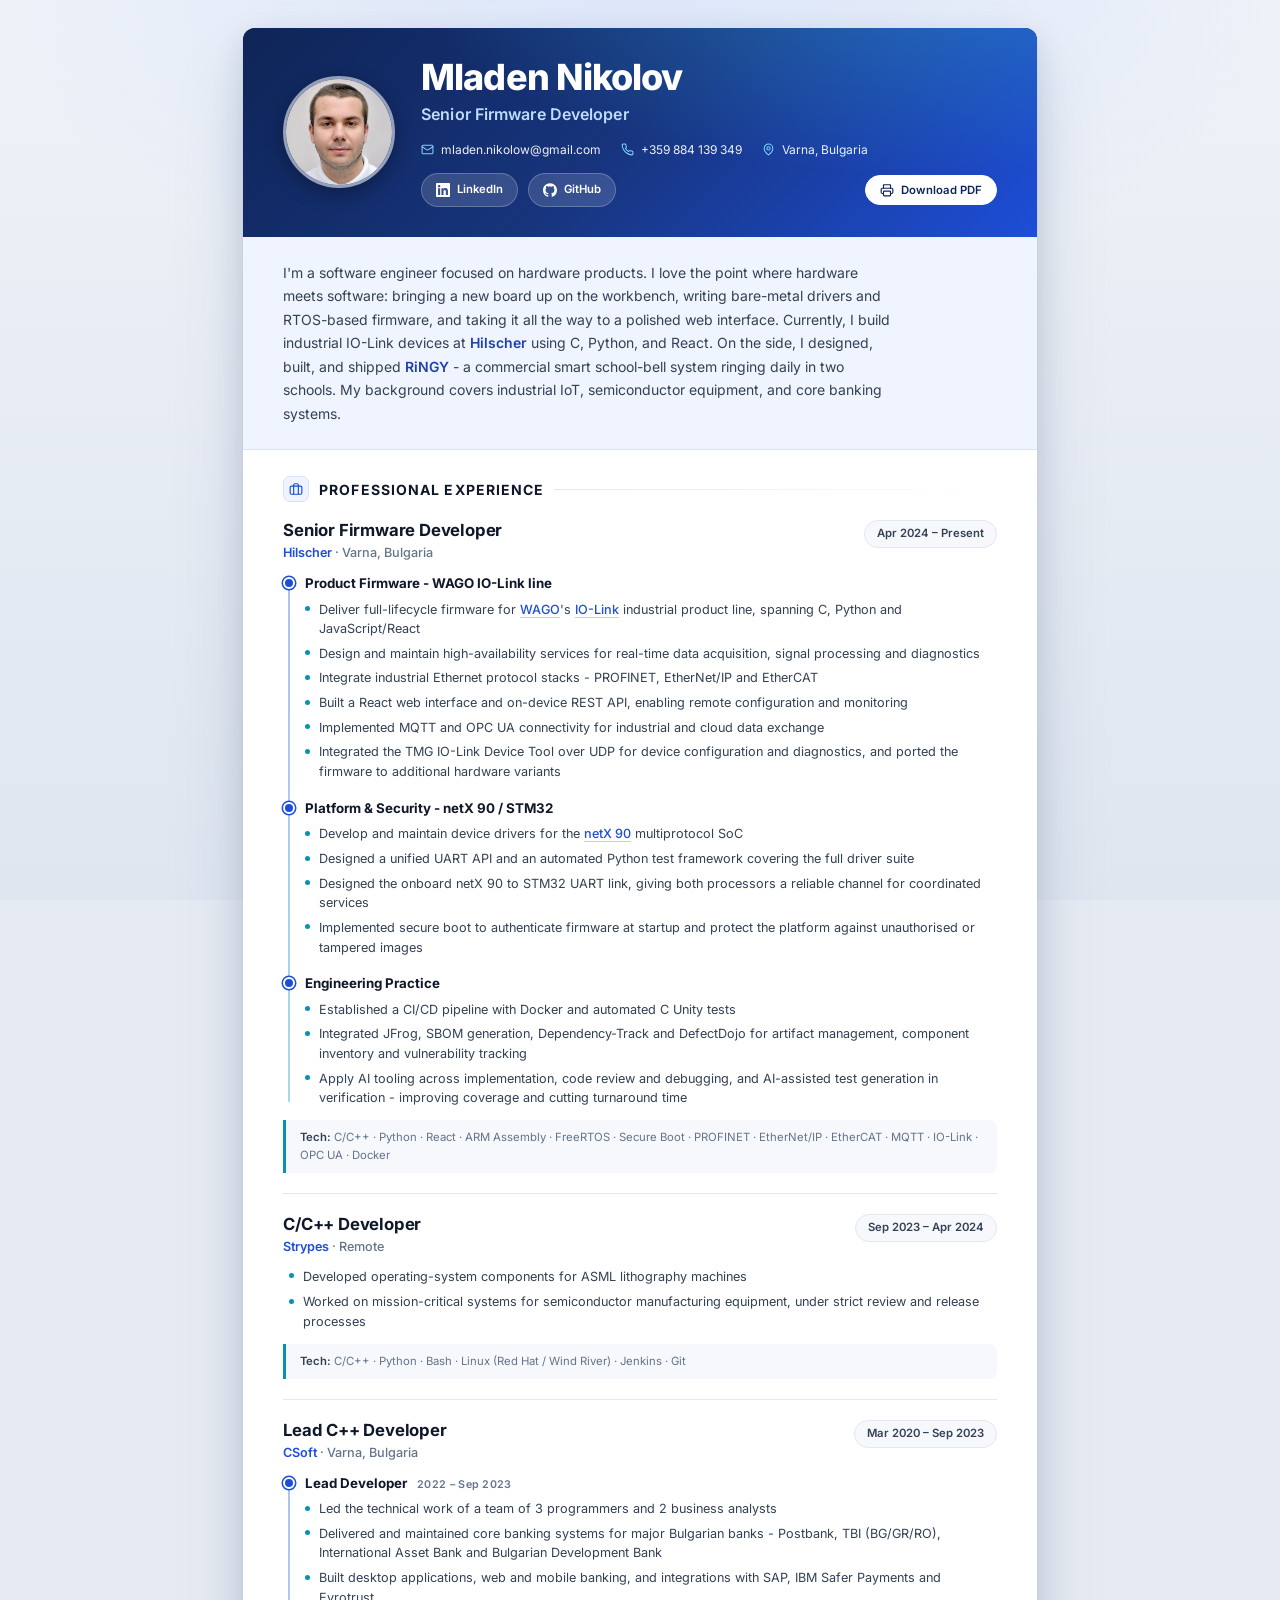
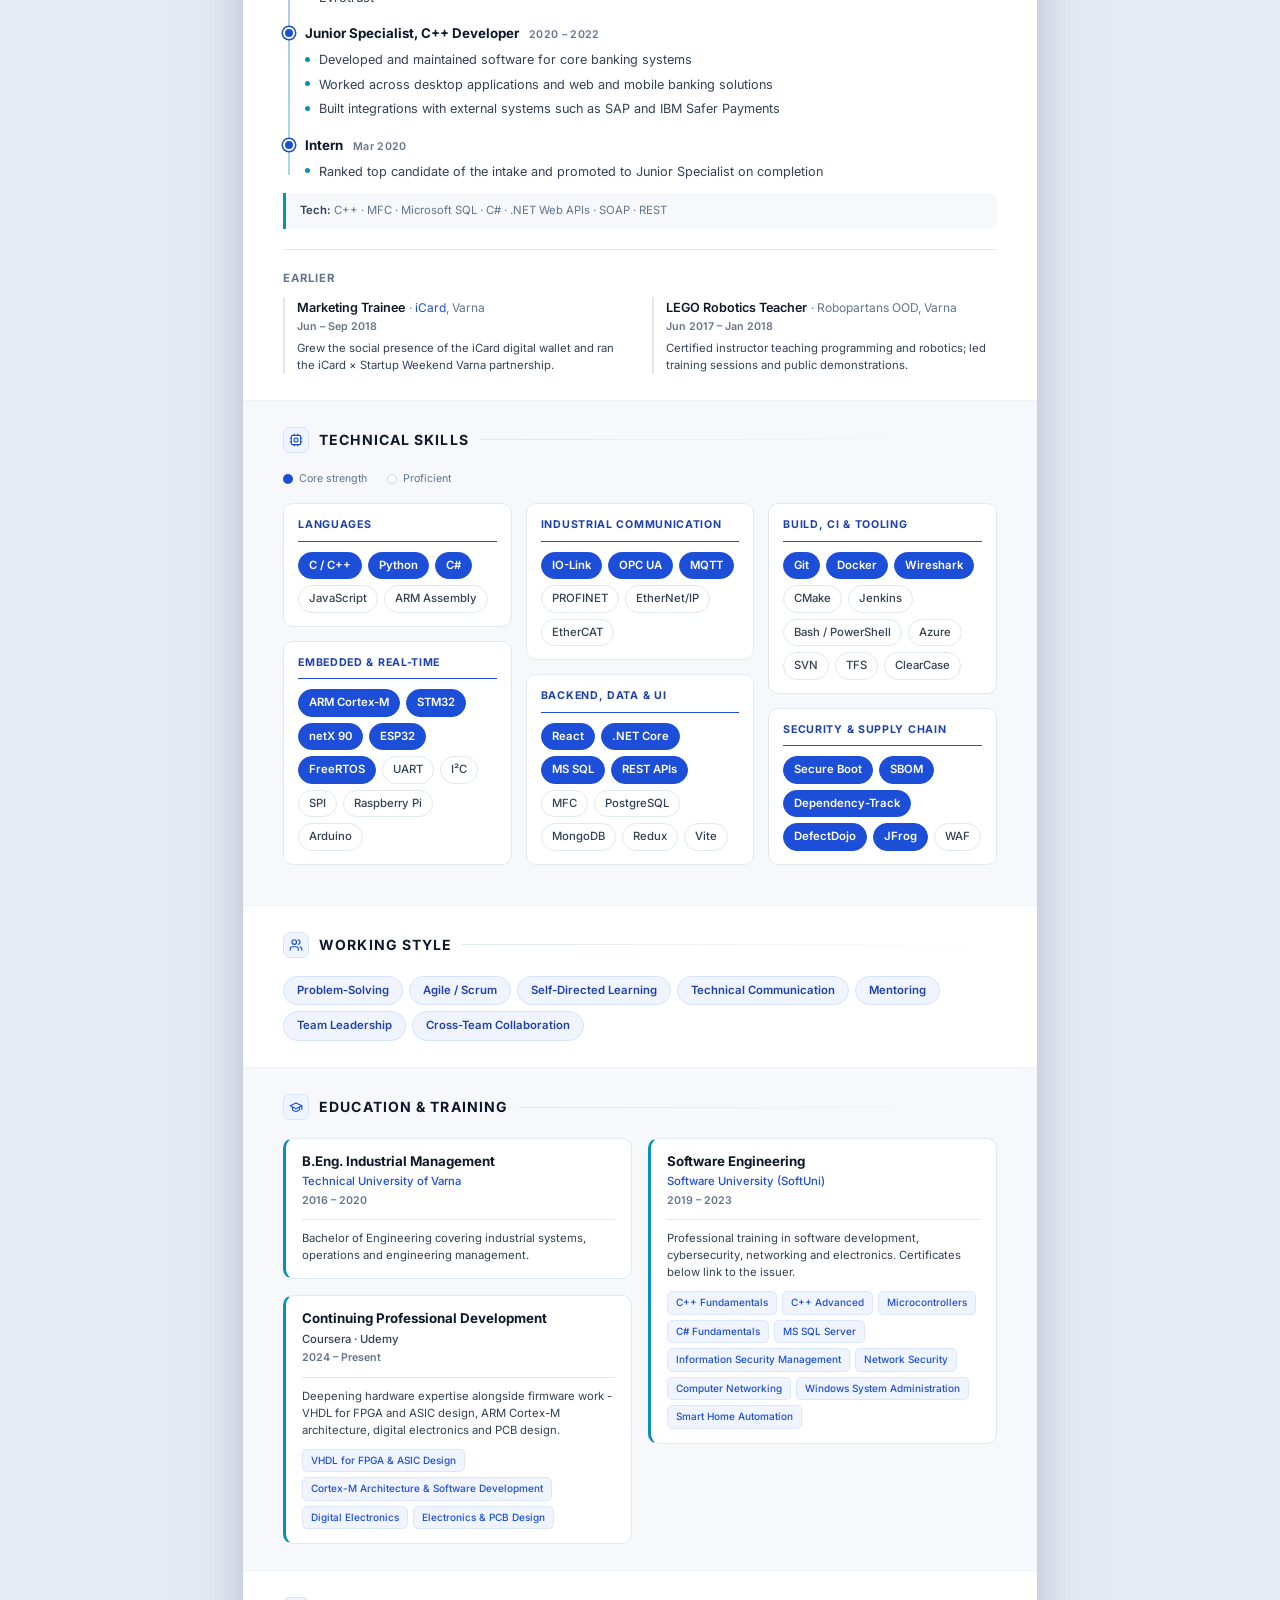
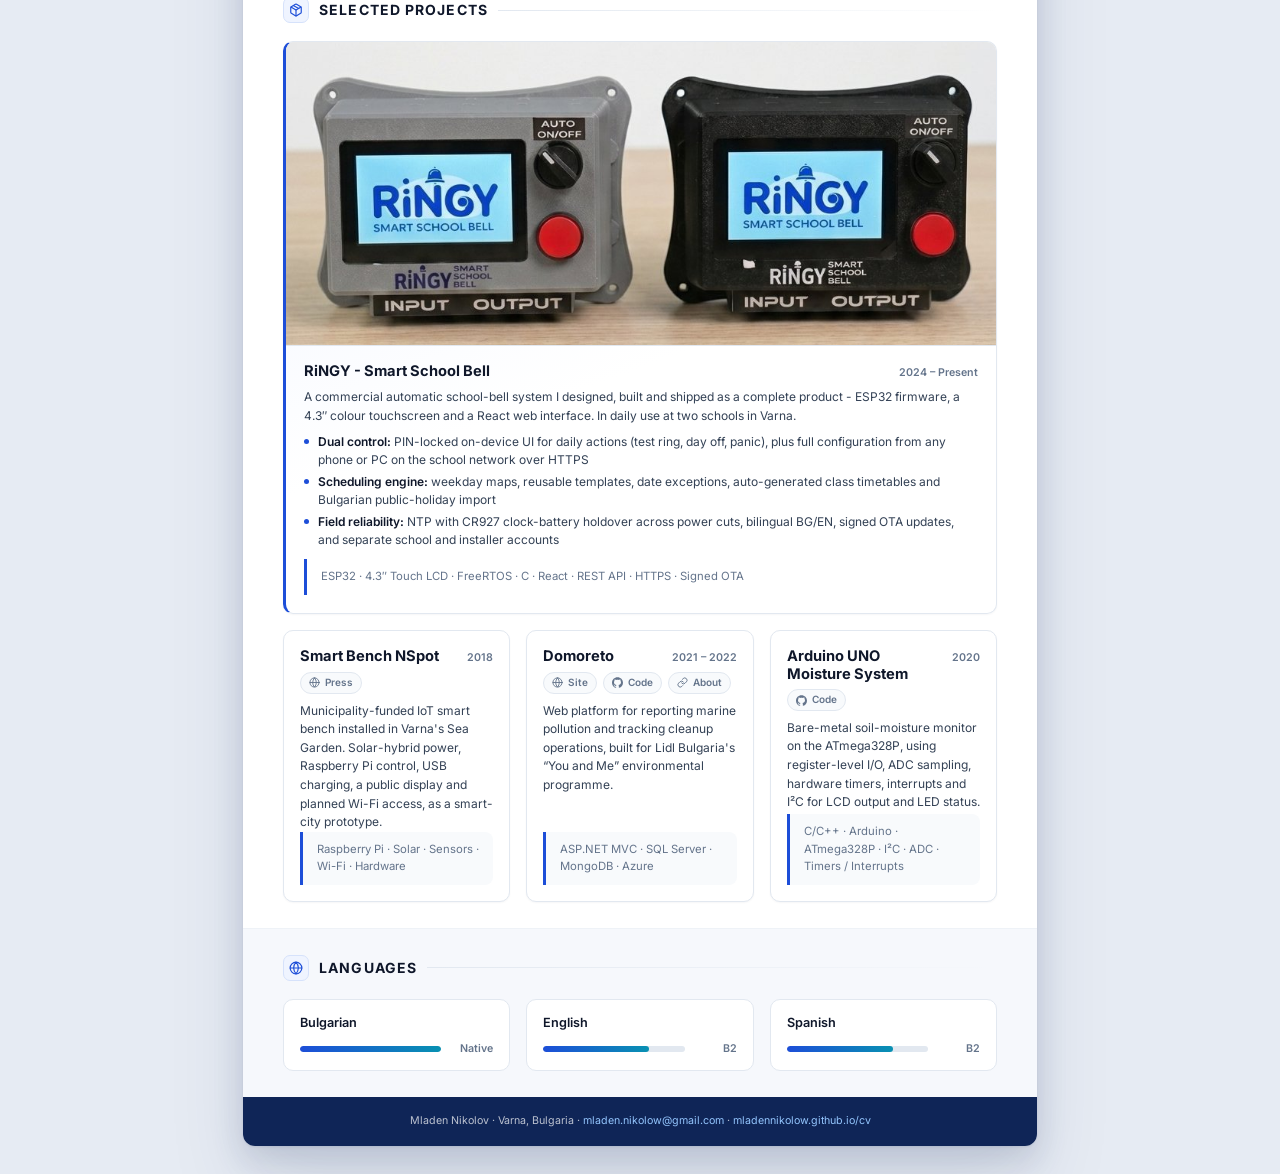
<file: index.html>
<!doctype html>
<html lang="en">
<head>
  <meta charset="utf-8" />
  <meta name="viewport" content="width=device-width,initial-scale=1" />

  <title>Mladen Nikolov - Senior Firmware Developer</title>
  <meta name="description" content="Mladen Nikolov - software engineer focused on hardware products. From board bring-up and RTOS firmware to a polished web interface. C, Python and React." />
  <meta name="author" content="Mladen Nikolov" />
  <link rel="canonical" href="https://mladennikolow.github.io/cv/" />

  <!-- Open Graph / social sharing -->
  <meta property="og:type" content="profile" />
  <meta property="og:title" content="Mladen Nikolov - Senior Firmware Developer" />
  <meta property="og:description" content="Software engineer focused on hardware products - from board bring-up and firmware to a polished web interface." />
  <meta property="og:url" content="https://mladennikolow.github.io/cv/" />
  <meta property="og:image" content="https://mladennikolow.github.io/cv/og-image.png" />
  <meta property="og:image:width" content="1200" />
  <meta property="og:image:height" content="630" />
  <meta property="og:locale" content="en_GB" />
  <meta property="profile:first_name" content="Mladen" />
  <meta property="profile:last_name" content="Nikolov" />
  <meta name="twitter:card" content="summary_large_image" />
  <meta name="twitter:title" content="Mladen Nikolov - Senior Firmware Developer" />
  <meta name="twitter:description" content="Software engineer focused on hardware products - from board bring-up and firmware to a polished web interface." />
  <meta name="twitter:image" content="https://mladennikolow.github.io/cv/og-image.png" />

  <!-- Icons -->
  <link rel="icon" href="favicon.svg" type="image/svg+xml" />
  <link rel="icon" href="favicon.png" type="image/png" sizes="32x32" />
  <link rel="apple-touch-icon" href="apple-touch-icon.png" />
  <meta name="theme-color" content="#0f2557" />

  <!-- Fonts: self-hosted so the PDF renders in Inter even offline or behind a
       proxy. @font-face lives in style.css; this just starts the fetch early. -->
  <link rel="preload" href="fonts/inter-400.woff2" as="font" type="font/woff2" crossorigin />
  <link rel="preload" href="fonts/inter-700.woff2" as="font" type="font/woff2" crossorigin />

  <link rel="stylesheet" href="style.css" />

  <script>
    async function printResume() {
      // Ask for every weight the stylesheet uses, then wait. fonts.ready alone
      // only waits for loads already in flight, and a face the layout has not
      // demanded yet is not one of them - print would fall back to Segoe UI.
      if (document.fonts) {
        try {
          await Promise.all(
            [400, 500, 600, 700, 800].map(w => document.fonts.load(w + ' 1em Inter'))
          );
          await document.fonts.ready;
        } catch (e) {
          /* Printing with the fallback beats not printing at all. */
        }
      }

      window.print();
    }
  </script>

  <script type="application/ld+json">
  {
    "@context": "https://schema.org",
    "@type": "Person",
    "name": "Mladen Nikolov",
    "jobTitle": "Senior Firmware Developer",
    "email": "mailto:mladen.nikolow@gmail.com",
    "telephone": "+359884139349",
    "url": "https://mladennikolow.github.io/cv/",
    "image": "https://mladennikolow.github.io/cv/photo.jpg",
    "address": {
      "@type": "PostalAddress",
      "addressLocality": "Varna",
      "addressCountry": "BG"
    },
    "worksFor": { "@type": "Organization", "name": "Hilscher", "url": "https://www.hilscher.com" },
    "alumniOf": [
      { "@type": "CollegeOrUniversity", "name": "Technical University of Varna", "url": "https://www.tu-varna.bg/" },
      { "@type": "EducationalOrganization", "name": "Software University (SoftUni)", "url": "https://softuni.bg/" }
    ],
    "knowsLanguage": ["bg", "en", "es"],
    "knowsAbout": [
      "Embedded systems", "Firmware development", "ARM Cortex-M", "STM32", "FreeRTOS",
      "Secure boot", "IO-Link", "PROFINET", "EtherCAT", "EtherNet/IP", "OPC UA", "MQTT",
      "C", "C++", "Python", "React"
    ],
    "sameAs": [
      "https://www.linkedin.com/in/mladen-nikolov-23264a169/",
      "https://github.com/MladenNikolow"
    ]
  }
  </script>
</head>
<body>

  <!-- Inline icon sprite: no external CDN, works offline and in print -->
  <svg class="sprite" aria-hidden="true" focusable="false" xmlns="http://www.w3.org/2000/svg">
    <symbol id="i-mail" viewBox="0 0 24 24"><rect x="2" y="4" width="20" height="16" rx="2"/><path d="m22 7-8.97 5.7a1.94 1.94 0 0 1-2.06 0L2 7"/></symbol>
    <symbol id="i-phone" viewBox="0 0 24 24"><path d="M22 16.92v3a2 2 0 0 1-2.18 2 19.79 19.79 0 0 1-8.63-3.07 19.5 19.5 0 0 1-6-6A19.79 19.79 0 0 1 2.12 4.2 2 2 0 0 1 4.11 2h3a2 2 0 0 1 2 1.72c.13.96.36 1.9.7 2.81a2 2 0 0 1-.45 2.11L8.09 9.91a16 16 0 0 0 6 6l1.27-1.27a2 2 0 0 1 2.11-.45c.9.34 1.85.57 2.81.7A2 2 0 0 1 22 16.92Z"/></symbol>
    <symbol id="i-pin" viewBox="0 0 24 24"><path d="M20 10c0 6-8 12-8 12s-8-6-8-12a8 8 0 0 1 16 0Z"/><circle cx="12" cy="10" r="3"/></symbol>
    <symbol id="i-printer" viewBox="0 0 24 24"><path d="M6 18H4a2 2 0 0 1-2-2v-5a2 2 0 0 1 2-2h16a2 2 0 0 1 2 2v5a2 2 0 0 1-2 2h-2"/><path d="M6 9V3h12v6"/><rect x="6" y="14" width="12" height="8" rx="1"/></symbol>
    <symbol id="i-briefcase" viewBox="0 0 24 24"><rect x="2" y="7" width="20" height="14" rx="2"/><path d="M16 21V5a2 2 0 0 0-2-2h-4a2 2 0 0 0-2 2v16"/></symbol>
    <symbol id="i-cpu" viewBox="0 0 24 24"><rect x="4" y="4" width="16" height="16" rx="2"/><rect x="9" y="9" width="6" height="6"/><path d="M9 2v2M15 2v2M9 20v2M15 20v2M2 9h2M2 15h2M20 9h2M20 15h2"/></symbol>
    <symbol id="i-users" viewBox="0 0 24 24"><path d="M16 21v-2a4 4 0 0 0-4-4H6a4 4 0 0 0-4 4v2"/><circle cx="9" cy="7" r="4"/><path d="M22 21v-2a4 4 0 0 0-3-3.87"/><path d="M16 3.13a4 4 0 0 1 0 7.75"/></symbol>
    <symbol id="i-cap" viewBox="0 0 24 24"><path d="M22 10 12 5 2 10l10 5 10-5Z"/><path d="M6 12v5c3.5 3 8.5 3 12 0v-5"/><path d="M22 10v6"/></symbol>
    <symbol id="i-package" viewBox="0 0 24 24"><path d="M21 8a2 2 0 0 0-1-1.73l-7-4a2 2 0 0 0-2 0l-7 4A2 2 0 0 0 3 8v8a2 2 0 0 0 1 1.73l7 4a2 2 0 0 0 2 0l7-4A2 2 0 0 0 21 16Z"/><path d="m3.3 7 8.7 5 8.7-5"/><path d="M12 22V12"/><path d="m7.5 4.27 9 5.15"/></symbol>
    <symbol id="i-globe" viewBox="0 0 24 24"><circle cx="12" cy="12" r="10"/><path d="M2 12h20"/><path d="M12 2a15.3 15.3 0 0 1 4 10 15.3 15.3 0 0 1-4 10 15.3 15.3 0 0 1-4-10 15.3 15.3 0 0 1 4-10Z"/></symbol>
    <symbol id="i-link" viewBox="0 0 24 24"><path d="M10 13a5 5 0 0 0 7.54.54l3-3a5 5 0 0 0-7.07-7.07l-1.72 1.71"/><path d="M14 11a5 5 0 0 0-7.54-.54l-3 3a5 5 0 0 0 7.07 7.07l1.71-1.71"/></symbol>
    <symbol id="i-linkedin" viewBox="0 0 24 24"><path d="M20.45 20.45h-3.56v-5.57c0-1.33-.03-3.04-1.85-3.04-1.85 0-2.14 1.45-2.14 2.94v5.67H9.35V9h3.41v1.56h.05c.48-.9 1.63-1.85 3.37-1.85 3.6 0 4.27 2.37 4.27 5.46zM5.34 7.43a2.06 2.06 0 1 1 0-4.13 2.06 2.06 0 0 1 0 4.13M7.12 20.45H3.55V9h3.57zM22.22 0H1.77C.79 0 0 .77 0 1.72v20.56C0 23.23.79 24 1.77 24h20.45c.98 0 1.78-.77 1.78-1.72V1.72C24 .77 23.2 0 22.22 0"/></symbol>
    <symbol id="i-github" viewBox="0 0 24 24"><path d="M12 .297c-6.63 0-12 5.373-12 12 0 5.303 3.438 9.8 8.205 11.385.6.113.82-.258.82-.577 0-.285-.01-1.04-.015-2.04-3.338.724-4.042-1.61-4.042-1.61C4.422 18.07 3.633 17.7 3.633 17.7c-1.087-.744.084-.729.084-.729 1.205.084 1.838 1.236 1.838 1.236 1.07 1.835 2.809 1.305 3.495.998.108-.776.417-1.305.76-1.605-2.665-.3-5.466-1.332-5.466-5.93 0-1.31.465-2.38 1.235-3.22-.135-.303-.54-1.523.105-3.176 0 0 1.005-.322 3.3 1.23.96-.267 1.98-.399 3-.405 1.02.006 2.04.138 3 .405 2.28-1.552 3.285-1.23 3.285-1.23.645 1.653.24 2.873.12 3.176.765.84 1.23 1.91 1.23 3.22 0 4.61-2.805 5.625-5.475 5.92.42.36.81 1.096.81 2.22 0 1.606-.015 2.896-.015 3.286 0 .315.21.69.825.57C20.565 22.092 24 17.592 24 12.297c0-6.627-5.373-12-12-12"/></symbol>
  </svg>

  <a class="skip-link" href="#main">Skip to content</a>

  <div class="page">

    <header class="header" role="banner">
      <div class="header-grid">
        <img class="header-photo" src="photo.jpg" width="413" height="531" alt="Portrait of Mladen Nikolov">

        <div class="header-content">
          <div class="header-info">
            <h1>Mladen Nikolov</h1>
            <p class="title-bar">Senior Firmware Developer</p>
          </div>

          <address class="contact-info" aria-label="Contact information">
            <a class="contact-item" href="mailto:mladen.nikolow@gmail.com">
              <svg class="icon" aria-hidden="true"><use href="#i-mail"/></svg>
              <span>mladen.nikolow@gmail.com</span>
            </a>
            <a class="contact-item" href="tel:+359884139349">
              <svg class="icon" aria-hidden="true"><use href="#i-phone"/></svg>
              <span>+359 884 139 349</span>
            </a>
            <span class="contact-item">
              <svg class="icon" aria-hidden="true"><use href="#i-pin"/></svg>
              <span>Varna, Bulgaria</span>
            </span>
          </address>

          <nav class="header-actions" aria-label="Profiles and actions">
            <a href="https://www.linkedin.com/in/mladen-nikolov-23264a169/" target="_blank" rel="noopener noreferrer" class="social-link">
              <svg class="icon icon-solid" aria-hidden="true"><use href="#i-linkedin"/></svg>
              <span>LinkedIn</span>
            </a>
            <a href="https://github.com/MladenNikolow" target="_blank" rel="noopener noreferrer" class="social-link">
              <svg class="icon icon-solid" aria-hidden="true"><use href="#i-github"/></svg>
              <span>GitHub</span>
            </a>
            <button type="button" class="print-btn" onclick="printResume()">
              <svg class="icon" aria-hidden="true"><use href="#i-printer"/></svg>
              <span>Download PDF</span>
            </button>
          </nav>
        </div>
      </div>
    </header>

    <section class="summary-section" aria-label="Profile summary">
      <p class="summary">
        I'm a software engineer focused on hardware products. I love the point where hardware
        meets software: bringing a new board up on the workbench, writing bare-metal drivers
        and RTOS-based firmware, and taking it all the way to a polished web interface.
        Currently, I build industrial IO-Link devices at
        <a href="https://www.hilscher.com" target="_blank" rel="noopener noreferrer"><strong>Hilscher</strong></a>
        using C, Python, and React. On the side, I designed, built, and shipped
        <a href="https://cultech.bg/produkti/ringy/" target="_blank" rel="noopener noreferrer"><strong>RiNGY</strong></a> - a commercial smart
        school-bell system ringing daily in two schools. My background covers industrial IoT,
        semiconductor equipment, and core banking systems.
      </p>
    </section>

    <main class="container" id="main">

      <!-- ============ EXPERIENCE ============ -->
      <section class="section-full experience" aria-labelledby="h-experience">
        <h2 class="section-title" id="h-experience">
          <span class="section-icon"><svg class="icon" aria-hidden="true"><use href="#i-briefcase"/></svg></span>
          <span>Professional Experience</span>
        </h2>

        <article class="job">
          <div class="job-header">
            <div>
              <h3 class="job-title">Senior Firmware Developer</h3>
              <p class="job-company"><a href="https://www.hilscher.com" target="_blank" rel="noopener noreferrer">Hilscher</a> · Varna, Bulgaria</p>
            </div>
            <p class="job-date">Apr 2024 – Present</p>
          </div>
          <div class="job-body">
            <div class="timeline">
              <div class="timeline-item">
                <span class="timeline-marker" aria-hidden="true"></span>
                <div class="timeline-content">
                  <h4 class="timeline-role">Product Firmware - WAGO IO-Link line</h4>
                  <ul>
                    <li>Deliver full-lifecycle firmware for <a href="https://www.wago.com" target="_blank" rel="noopener noreferrer">WAGO</a>'s <a href="https://www.wago.com/global/i-o-systems/io-link" target="_blank" rel="noopener noreferrer">IO-Link</a> industrial product line, spanning C, Python and JavaScript/React</li>
                    <li>Design and maintain high-availability services for real-time data acquisition, signal processing and diagnostics</li>
                    <li>Integrate industrial Ethernet protocol stacks - PROFINET, EtherNet/IP and EtherCAT</li>
                    <li>Built a React web interface and on-device REST API, enabling remote configuration and monitoring</li>
                    <li>Implemented MQTT and OPC UA connectivity for industrial and cloud data exchange</li>
                    <li>Integrated the TMG IO-Link Device Tool over UDP for device configuration and diagnostics, and ported the firmware to additional hardware variants</li>
                  </ul>
                </div>
              </div>

              <div class="timeline-item">
                <span class="timeline-marker" aria-hidden="true"></span>
                <div class="timeline-content">
                  <h4 class="timeline-role">Platform &amp; Security - netX 90 / STM32</h4>
                  <ul>
                    <li>Develop and maintain device drivers for the <a href="https://www.hilscher.com/products/multiprotocol-socs-stacks/multiprotocol-socs/netx-90" target="_blank" rel="noopener noreferrer">netX 90</a> multiprotocol SoC</li>
                    <li>Designed a unified UART API and an automated Python test framework covering the full driver suite</li>
                    <li>Designed the onboard netX 90 to STM32 UART link, giving both processors a reliable channel for coordinated services</li>
                    <li>Implemented secure boot to authenticate firmware at startup and protect the platform against unauthorised or tampered images</li>
                  </ul>
                </div>
              </div>

              <div class="timeline-item">
                <span class="timeline-marker" aria-hidden="true"></span>
                <div class="timeline-content">
                  <h4 class="timeline-role">Engineering Practice</h4>
                  <ul>
                    <li>Established a CI/CD pipeline with Docker and automated C Unity tests</li>
                    <li>Integrated JFrog, SBOM generation, Dependency-Track and DefectDojo for artifact management, component inventory and vulnerability tracking</li>
                    <li>Apply AI tooling across implementation, code review and debugging, and AI-assisted test generation in verification - improving coverage and cutting turnaround time</li>
                  </ul>
                </div>
              </div>
            </div>
            <p class="tech-stack"><strong>Tech:</strong> C/C++ · Python · React · ARM Assembly · FreeRTOS · Secure Boot · PROFINET · EtherNet/IP · EtherCAT · MQTT · IO-Link · OPC UA · Docker</p>
          </div>
        </article>

        <article class="job">
          <div class="job-header">
            <div>
              <h3 class="job-title">C/C++ Developer</h3>
              <p class="job-company"><a href="https://www.strypes.eu" target="_blank" rel="noopener noreferrer">Strypes</a> · Remote</p>
            </div>
            <p class="job-date">Sep 2023 – Apr 2024</p>
          </div>
          <div class="job-body">
            <ul>
              <li>Developed operating-system components for ASML lithography machines</li>
              <li>Worked on mission-critical systems for semiconductor manufacturing equipment, under strict review and release processes</li>
            </ul>
            <p class="tech-stack"><strong>Tech:</strong> C/C++ · Python · Bash · Linux (Red Hat / Wind River) · Jenkins · Git</p>
          </div>
        </article>

        <article class="job">
          <div class="job-header">
            <div>
              <h3 class="job-title">Lead C++ Developer</h3>
              <p class="job-company"><a href="https://www.csoft.bg" target="_blank" rel="noopener noreferrer">CSoft</a> · Varna, Bulgaria</p>
            </div>
            <p class="job-date">Mar 2020 – Sep 2023</p>
          </div>
          <div class="job-body">
            <div class="timeline">
              <div class="timeline-item">
                <span class="timeline-marker" aria-hidden="true"></span>
                <div class="timeline-content">
                  <h4 class="timeline-role">Lead Developer <span class="timeline-period">2022 – Sep 2023</span></h4>
                  <ul>
                    <li>Led the technical work of a team of 3 programmers and 2 business analysts</li>
                    <li>Delivered and maintained core banking systems for major Bulgarian banks - Postbank, TBI (BG/GR/RO), International Asset Bank and Bulgarian Development Bank</li>
                    <li>Built desktop applications, web and mobile banking, and integrations with SAP, IBM Safer Payments and Evrotrust</li>
                  </ul>
                </div>
              </div>
              <div class="timeline-item">
                <span class="timeline-marker" aria-hidden="true"></span>
                <div class="timeline-content">
                  <h4 class="timeline-role">Junior Specialist, C++ Developer <span class="timeline-period">2020 – 2022</span></h4>
                  <ul>
                    <li>Developed and maintained software for core banking systems</li>
                    <li>Worked across desktop applications and web and mobile banking solutions</li>
                    <li>Built integrations with external systems such as SAP and IBM Safer Payments</li>
                  </ul>
                </div>
              </div>
              <div class="timeline-item">
                <span class="timeline-marker" aria-hidden="true"></span>
                <div class="timeline-content">
                  <h4 class="timeline-role">Intern <span class="timeline-period">Mar 2020</span></h4>
                  <ul>
                    <li>Ranked top candidate of the intake and promoted to Junior Specialist on completion</li>
                  </ul>
                </div>
              </div>
            </div>
            <p class="tech-stack"><strong>Tech:</strong> C++ · MFC · Microsoft SQL · C# · .NET Web APIs · SOAP · REST</p>
          </div>
        </article>

        <article class="job">
          <h3 class="earlier-title">Earlier</h3>
          <ul class="earlier-list">
            <li>
              <span class="earlier-role">Marketing Trainee</span>
              <span class="earlier-org">· <a href="https://www.icard.com" target="_blank" rel="noopener noreferrer">iCard</a>, Varna</span>
              <span class="earlier-date">Jun – Sep 2018</span>
              <span class="earlier-desc">Grew the social presence of the iCard digital wallet and ran the iCard × Startup Weekend Varna partnership.</span>
            </li>
            <li>
              <span class="earlier-role">LEGO Robotics Teacher</span>
              <span class="earlier-org">· Robopartans OOD, Varna</span>
              <span class="earlier-date">Jun 2017 – Jan 2018</span>
              <span class="earlier-desc">Certified instructor teaching programming and robotics; led training sessions and public demonstrations.</span>
            </li>
          </ul>
        </article>
      </section>

      <!-- ============ TECHNICAL SKILLS ============ -->
      <section class="section-full skills" aria-labelledby="h-skills">
        <h2 class="section-title" id="h-skills">
          <span class="section-icon"><svg class="icon" aria-hidden="true"><use href="#i-cpu"/></svg></span>
          <span>Technical Skills</span>
        </h2>

        <p class="skills-legend">
          <span class="legend-item"><span class="legend-dot primary" aria-hidden="true"></span> Core strength</span>
          <span class="legend-item"><span class="legend-dot secondary" aria-hidden="true"></span> Proficient</span>
        </p>

        <div class="skills-grid">
          <div class="skill-category">
            <h3 class="skill-cat-title">Languages</h3>
            <ul class="skill-tags">
              <li class="skill-tag primary">C / C++</li>
              <li class="skill-tag primary">Python</li>
              <li class="skill-tag primary">C#</li>
              <li class="skill-tag">JavaScript</li>
              <li class="skill-tag">ARM Assembly</li>
            </ul>
          </div>

          <div class="skill-category">
            <h3 class="skill-cat-title">Embedded &amp; Real-Time</h3>
            <ul class="skill-tags">
              <li class="skill-tag primary">ARM Cortex-M</li>
              <li class="skill-tag primary">STM32</li>
              <li class="skill-tag primary">netX 90</li>
              <li class="skill-tag primary">ESP32</li>
              <li class="skill-tag primary">FreeRTOS</li>
              <li class="skill-tag">UART</li>
              <li class="skill-tag">I²C</li>
              <li class="skill-tag">SPI</li>
              <li class="skill-tag">Raspberry Pi</li>
              <li class="skill-tag">Arduino</li>
            </ul>
          </div>

          <div class="skill-category">
            <h3 class="skill-cat-title">Industrial Communication</h3>
            <ul class="skill-tags">
              <li class="skill-tag primary">IO-Link</li>
              <li class="skill-tag primary">OPC UA</li>
              <li class="skill-tag primary">MQTT</li>
              <li class="skill-tag">PROFINET</li>
              <li class="skill-tag">EtherNet/IP</li>
              <li class="skill-tag">EtherCAT</li>
            </ul>
          </div>

          <div class="skill-category">
            <h3 class="skill-cat-title">Backend, Data &amp; UI</h3>
            <ul class="skill-tags">
              <li class="skill-tag primary">React</li>
              <li class="skill-tag primary">.NET Core</li>
              <li class="skill-tag primary">MS SQL</li>
              <li class="skill-tag primary">REST APIs</li>
              <li class="skill-tag">MFC</li>
              <li class="skill-tag">PostgreSQL</li>
              <li class="skill-tag">MongoDB</li>
              <li class="skill-tag">Redux</li>
              <li class="skill-tag">Vite</li>
            </ul>
          </div>

          <div class="skill-category">
            <h3 class="skill-cat-title">Build, CI &amp; Tooling</h3>
            <ul class="skill-tags">
              <li class="skill-tag primary">Git</li>
              <li class="skill-tag primary">Docker</li>
              <li class="skill-tag primary">Wireshark</li>
              <li class="skill-tag">CMake</li>
              <li class="skill-tag">Jenkins</li>
              <li class="skill-tag">Bash / PowerShell</li>
              <li class="skill-tag">Azure</li>
              <li class="skill-tag">SVN</li>
              <li class="skill-tag">TFS</li>
              <li class="skill-tag">ClearCase</li>
            </ul>
          </div>

          <div class="skill-category">
            <h3 class="skill-cat-title">Security &amp; Supply Chain</h3>
            <ul class="skill-tags">
              <li class="skill-tag primary">Secure Boot</li>
              <li class="skill-tag primary">SBOM</li>
              <li class="skill-tag primary">Dependency-Track</li>
              <li class="skill-tag primary">DefectDojo</li>
              <li class="skill-tag primary">JFrog</li>
              <li class="skill-tag">WAF</li>
            </ul>
          </div>
        </div>
      </section>

      <!-- ============ SOFT SKILLS ============ -->
      <section class="section-full soft-skills" aria-labelledby="h-soft">
        <h2 class="section-title" id="h-soft">
          <span class="section-icon"><svg class="icon" aria-hidden="true"><use href="#i-users"/></svg></span>
          <span>Working Style</span>
        </h2>
        <ul class="skill-tags">
          <li class="skill-tag primary">Problem-Solving</li>
          <li class="skill-tag primary">Agile / Scrum</li>
          <li class="skill-tag primary">Self-Directed Learning</li>
          <li class="skill-tag primary">Technical Communication</li>
          <li class="skill-tag primary">Mentoring</li>
          <li class="skill-tag">Team Leadership</li>
          <li class="skill-tag">Cross-Team Collaboration</li>
        </ul>
      </section>

      <!-- ============ EDUCATION ============ -->
      <section class="section-full education" aria-labelledby="h-education">
        <h2 class="section-title" id="h-education">
          <span class="section-icon"><svg class="icon" aria-hidden="true"><use href="#i-cap"/></svg></span>
          <span>Education &amp; Training</span>
        </h2>

        <div class="edu-grid">
          <article class="edu">
            <h3 class="edu-title">B.Eng. Industrial Management</h3>
            <p class="edu-org"><a href="https://www.tu-varna.bg/" target="_blank" rel="noopener noreferrer">Technical University of Varna</a></p>
            <p class="edu-date">2016 – 2020</p>
            <div class="edu-details">
              <p class="edu-focus">Bachelor of Engineering covering industrial systems, operations and engineering management.</p>
            </div>
          </article>

          <article class="edu edu-tall">
            <h3 class="edu-title">Software Engineering</h3>
            <p class="edu-org"><a href="https://softuni.bg/" target="_blank" rel="noopener noreferrer">Software University (SoftUni)</a></p>
            <p class="edu-date">2019 – 2023</p>
            <div class="edu-details">
              <p class="edu-focus">Professional training in software development, cybersecurity, networking and electronics. Certificates below link to the issuer.</p>
              <ul class="edu-courses">
                <li><a href="https://softuni.bg/certificates/details/72733/d07037c3" target="_blank" rel="noopener noreferrer" class="course-tag">C++ Fundamentals</a></li>
                <li><a href="https://softuni.bg/certificates/details/76506/1525a6cd" target="_blank" rel="noopener noreferrer" class="course-tag">C++ Advanced</a></li>
                <li><a href="https://softuni.bg/certificates/details/68824/c5727019" target="_blank" rel="noopener noreferrer" class="course-tag">Microcontrollers</a></li>
                <li><a href="https://softuni.bg/certificates/details/80036/48aea561" target="_blank" rel="noopener noreferrer" class="course-tag">C# Fundamentals</a></li>
                <li><a href="https://softuni.bg/certificates/details/82877/5db2e303" target="_blank" rel="noopener noreferrer" class="course-tag">MS SQL Server</a></li>
                <li><a href="https://softuni.bg/certificates/details/117516/2dcce186" target="_blank" rel="noopener noreferrer" class="course-tag">Information Security Management</a></li>
                <li><a href="https://softuni.bg/certificates/details/22147/309145c1" target="_blank" rel="noopener noreferrer" class="course-tag">Network Security</a></li>
                <li><a href="https://softuni.bg/certificates/details/118968/d6bc8181" target="_blank" rel="noopener noreferrer" class="course-tag">Computer Networking</a></li>
                <li><a href="https://softuni.bg/certificates/details/118816/789548e8" target="_blank" rel="noopener noreferrer" class="course-tag">Windows System Administration</a></li>
                <li><a href="https://softuni.bg/certificates/details/70963/b878766c" target="_blank" rel="noopener noreferrer" class="course-tag">Smart Home Automation</a></li>
              </ul>
            </div>
          </article>

          <article class="edu">
            <h3 class="edu-title">Continuing Professional Development</h3>
            <p class="edu-org">Coursera · Udemy</p>
            <p class="edu-date">2024 – Present</p>
            <div class="edu-details">
              <p class="edu-focus">Deepening hardware expertise alongside firmware work - VHDL for FPGA and ASIC design, ARM Cortex-M architecture, digital electronics and PCB design.</p>
              <ul class="edu-courses">
                <li><a href="https://www.udemy.com/course/introduction-to-vhdl-for-fpga-and-asic-design/" target="_blank" rel="noopener noreferrer" class="course-tag">VHDL for FPGA &amp; ASIC Design</a></li>
                <li><a href="https://www.coursera.org/specializations/cortex-m-architecture-and-software-development" target="_blank" rel="noopener noreferrer" class="course-tag">Cortex-M Architecture &amp; Software Development</a></li>
                <li><a href="https://www.udemy.com/course/digitalelectronics/" target="_blank" rel="noopener noreferrer" class="course-tag">Digital Electronics</a></li>
                <li><a href="https://www.udemy.com/course/crash-course-electronics-and-pcb-design/" target="_blank" rel="noopener noreferrer" class="course-tag">Electronics &amp; PCB Design</a></li>
              </ul>
            </div>
          </article>
        </div>
      </section>

      <!-- ============ PROJECTS ============ -->
      <section class="section-full projects" aria-labelledby="h-projects">
        <h2 class="section-title" id="h-projects">
          <span class="section-icon"><svg class="icon" aria-hidden="true"><use href="#i-package"/></svg></span>
          <span>Selected Projects</span>
        </h2>

        <div class="projects-grid">
          <article class="project featured">
            <img class="project-photo" src="ringy.jpg" width="928" height="1152" loading="lazy" alt="Two RiNGY smart school-bell wall units, one grey and one black, mounted side by side">
            <div class="project-body">
              <div class="project-header">
                <h3 class="project-title">RiNGY - Smart School Bell</h3>
                <p class="project-date">2024 – Present</p>
              </div>
              <p class="project-desc">
                A commercial automatic school-bell system I designed, built and shipped as a complete product -
                ESP32 firmware, a 4.3″ colour touchscreen and a React web interface. In daily use at two schools in Varna.
              </p>
              <ul class="project-highlights">
                <li><strong>Dual control:</strong> PIN-locked on-device UI for daily actions (test ring, day off, panic), plus full configuration from any phone or PC on the school network over HTTPS</li>
                <li><strong>Scheduling engine:</strong> weekday maps, reusable templates, date exceptions, auto-generated class timetables and Bulgarian public-holiday import</li>
                <li><strong>Field reliability:</strong> NTP with CR927 clock-battery holdover across power cuts, bilingual BG/EN, signed OTA updates, and separate school and installer accounts</li>
              </ul>
              <p class="tech-stack">ESP32 · 4.3″ Touch LCD · FreeRTOS · C · React · REST API · HTTPS · Signed OTA</p>
            </div>
          </article>

          <article class="project">
            <div class="project-header">
              <h3 class="project-title">Smart Bench NSpot</h3>
              <p class="project-date">2018</p>
            </div>
            <p class="project-links">
              <a href="https://www1.tu-varna.bg/tu-varna/index.php/novini/1115-2018-11-19-08-33-27" target="_blank" rel="noopener noreferrer" class="icon-link">
                <svg class="icon" aria-hidden="true"><use href="#i-globe"/></svg><span>Press</span>
              </a>
            </p>
            <p class="project-desc">Municipality-funded IoT smart bench installed in Varna's Sea Garden. Solar-hybrid power, Raspberry Pi control, USB charging, a public display and planned Wi-Fi access, as a smart-city prototype.</p>
            <p class="tech-stack">Raspberry Pi · Solar · Sensors · Wi-Fi · Hardware</p>
          </article>

          <article class="project">
            <div class="project-header">
              <h3 class="project-title">Domoreto</h3>
              <p class="project-date">2021 – 2022</p>
            </div>
            <p class="project-links">
              <a href="https://domoreto.azurewebsites.net/" target="_blank" rel="noopener noreferrer" class="icon-link">
                <svg class="icon" aria-hidden="true"><use href="#i-globe"/></svg><span>Site</span>
              </a>
              <a href="https://github.com/MladenNikolow/EKOLidl/" target="_blank" rel="noopener noreferrer" class="icon-link">
                <svg class="icon icon-solid" aria-hidden="true"><use href="#i-github"/></svg><span>Code</span>
              </a>
              <a href="https://ti.lidl.bg/%D0%BD%D0%B0%D0%BA%D1%80%D0%B0%D1%8F-%D1%81%D1%82%D0%B8%D0%B3%D0%B0%D0%BC-%D0%B4%D0%BE-%D0%BC%D0%BE%D1%80%D0%B5%D1%82%D0%BE/" target="_blank" rel="noopener noreferrer" class="icon-link">
                <svg class="icon" aria-hidden="true"><use href="#i-link"/></svg><span>About</span>
              </a>
            </p>
            <p class="project-desc">Web platform for reporting marine pollution and tracking cleanup operations, built for Lidl Bulgaria's “You and Me” environmental programme.</p>
            <p class="tech-stack">ASP.NET MVC · SQL Server · MongoDB · Azure</p>
          </article>

          <article class="project">
            <div class="project-header">
              <h3 class="project-title">Arduino UNO Moisture System</h3>
              <p class="project-date">2020</p>
            </div>
            <p class="project-links">
              <a href="https://github.com/MladenNikolow/Arduino-UNO-Moisture-System" target="_blank" rel="noopener noreferrer" class="icon-link">
                <svg class="icon icon-solid" aria-hidden="true"><use href="#i-github"/></svg><span>Code</span>
              </a>
            </p>
            <p class="project-desc">Bare-metal soil-moisture monitor on the ATmega328P, using register-level I/O, ADC sampling, hardware timers, interrupts and I²C for LCD output and LED status.</p>
            <p class="tech-stack">C/C++ · Arduino · ATmega328P · I²C · ADC · Timers / Interrupts</p>
          </article>
        </div>
      </section>

      <!-- ============ LANGUAGES ============ -->
      <section class="section-full languages" aria-labelledby="h-languages">
        <h2 class="section-title" id="h-languages">
          <span class="section-icon"><svg class="icon" aria-hidden="true"><use href="#i-globe"/></svg></span>
          <span>Languages</span>
        </h2>
        <ul class="languages-grid">
          <li class="lang-item">
            <p class="lang-name">Bulgarian</p>
            <div class="lang-level">
              <span class="level-bar full" aria-hidden="true"></span>
              <span class="lang-tag">Native</span>
            </div>
          </li>
          <li class="lang-item">
            <p class="lang-name">English</p>
            <div class="lang-level">
              <span class="level-bar high" aria-hidden="true"></span>
              <span class="lang-tag">B2</span>
            </div>
          </li>
          <li class="lang-item">
            <p class="lang-name">Spanish</p>
            <div class="lang-level">
              <span class="level-bar high" aria-hidden="true"></span>
              <span class="lang-tag">B2</span>
            </div>
          </li>
        </ul>
      </section>

    </main>

    <footer class="page-footer">
      <p>Mladen Nikolov · Varna, Bulgaria · <a href="mailto:mladen.nikolow@gmail.com">mladen.nikolow@gmail.com</a> · <a href="https://mladennikolow.github.io/cv/">mladennikolow.github.io/cv</a></p>
    </footer>

  </div>
</body>
</html>
</file>
<file: style.css>
/* ==========================================================================
   Mladen Nikolov - CV
   Print-first stylesheet (A4). Type is sized in pt so screen and PDF agree.
   Inter is self-hosted from fonts/ - a Google Fonts <link> can silently fail
   (offline, proxy, slow fetch) and the print job then falls back to Segoe UI,
   which is why the PDF used to look different from the page.
   ========================================================================== */

/* Inter, self-hosted. These are STATIC per-weight instances on purpose: Chrome
   renders a variable font fine on screen but its print-to-PDF backend cannot
   embed one, so it silently substitutes Segoe UI - that is the whole reason the
   exported PDF used to have serifed I's. Do not swap these for the variable
   build without re-checking the fonts in the generated PDF. */

@font-face {
  font-family: 'Inter';
  font-style: normal;
  font-weight: 400;
  font-display: swap;
  src: url('fonts/inter-400.woff2') format('woff2');
  unicode-range: U+0000-00FF, U+0131, U+0152-0153, U+02BB-02BC, U+02C6, U+02DA, U+02DC, U+0304, U+0308, U+0329, U+2000-206F, U+20AC, U+2122, U+2191, U+2193, U+2212, U+2215, U+FEFF, U+FFFD;
}

@font-face {
  font-family: 'Inter';
  font-style: normal;
  font-weight: 400;
  font-display: swap;
  src: url('fonts/inter-latin-ext-400.woff2') format('woff2');
  unicode-range: U+0100-02BA, U+02BD-02C5, U+02C7-02CC, U+02CE-02D7, U+02DD-02FF, U+0304, U+0308, U+0329, U+1D00-1DBF, U+1E00-1E9F, U+1EF2-1EFF, U+2020, U+20A0-20AB, U+20AD-20C0, U+2113, U+2C60-2C7F, U+A720-A7FF;
}

@font-face {
  font-family: 'Inter';
  font-style: normal;
  font-weight: 500;
  font-display: swap;
  src: url('fonts/inter-500.woff2') format('woff2');
  unicode-range: U+0000-00FF, U+0131, U+0152-0153, U+02BB-02BC, U+02C6, U+02DA, U+02DC, U+0304, U+0308, U+0329, U+2000-206F, U+20AC, U+2122, U+2191, U+2193, U+2212, U+2215, U+FEFF, U+FFFD;
}

@font-face {
  font-family: 'Inter';
  font-style: normal;
  font-weight: 500;
  font-display: swap;
  src: url('fonts/inter-latin-ext-500.woff2') format('woff2');
  unicode-range: U+0100-02BA, U+02BD-02C5, U+02C7-02CC, U+02CE-02D7, U+02DD-02FF, U+0304, U+0308, U+0329, U+1D00-1DBF, U+1E00-1E9F, U+1EF2-1EFF, U+2020, U+20A0-20AB, U+20AD-20C0, U+2113, U+2C60-2C7F, U+A720-A7FF;
}

@font-face {
  font-family: 'Inter';
  font-style: normal;
  font-weight: 600;
  font-display: swap;
  src: url('fonts/inter-600.woff2') format('woff2');
  unicode-range: U+0000-00FF, U+0131, U+0152-0153, U+02BB-02BC, U+02C6, U+02DA, U+02DC, U+0304, U+0308, U+0329, U+2000-206F, U+20AC, U+2122, U+2191, U+2193, U+2212, U+2215, U+FEFF, U+FFFD;
}

@font-face {
  font-family: 'Inter';
  font-style: normal;
  font-weight: 600;
  font-display: swap;
  src: url('fonts/inter-latin-ext-600.woff2') format('woff2');
  unicode-range: U+0100-02BA, U+02BD-02C5, U+02C7-02CC, U+02CE-02D7, U+02DD-02FF, U+0304, U+0308, U+0329, U+1D00-1DBF, U+1E00-1E9F, U+1EF2-1EFF, U+2020, U+20A0-20AB, U+20AD-20C0, U+2113, U+2C60-2C7F, U+A720-A7FF;
}

@font-face {
  font-family: 'Inter';
  font-style: normal;
  font-weight: 700;
  font-display: swap;
  src: url('fonts/inter-700.woff2') format('woff2');
  unicode-range: U+0000-00FF, U+0131, U+0152-0153, U+02BB-02BC, U+02C6, U+02DA, U+02DC, U+0304, U+0308, U+0329, U+2000-206F, U+20AC, U+2122, U+2191, U+2193, U+2212, U+2215, U+FEFF, U+FFFD;
}

@font-face {
  font-family: 'Inter';
  font-style: normal;
  font-weight: 700;
  font-display: swap;
  src: url('fonts/inter-latin-ext-700.woff2') format('woff2');
  unicode-range: U+0100-02BA, U+02BD-02C5, U+02C7-02CC, U+02CE-02D7, U+02DD-02FF, U+0304, U+0308, U+0329, U+1D00-1DBF, U+1E00-1E9F, U+1EF2-1EFF, U+2020, U+20A0-20AB, U+20AD-20C0, U+2113, U+2C60-2C7F, U+A720-A7FF;
}

@font-face {
  font-family: 'Inter';
  font-style: normal;
  font-weight: 800;
  font-display: swap;
  src: url('fonts/inter-800.woff2') format('woff2');
  unicode-range: U+0000-00FF, U+0131, U+0152-0153, U+02BB-02BC, U+02C6, U+02DA, U+02DC, U+0304, U+0308, U+0329, U+2000-206F, U+20AC, U+2122, U+2191, U+2193, U+2212, U+2215, U+FEFF, U+FFFD;
}

@font-face {
  font-family: 'Inter';
  font-style: normal;
  font-weight: 800;
  font-display: swap;
  src: url('fonts/inter-latin-ext-800.woff2') format('woff2');
  unicode-range: U+0100-02BA, U+02BD-02C5, U+02C7-02CC, U+02CE-02D7, U+02DD-02FF, U+0304, U+0308, U+0329, U+1D00-1DBF, U+1E00-1E9F, U+1EF2-1EFF, U+2020, U+20A0-20AB, U+20AD-20C0, U+2113, U+2C60-2C7F, U+A720-A7FF;
}

:root {
  /* Brand */
  --brand:        #1d4ed8;
  --brand-dark:   #0f2557;
  --brand-mid:    #1e40af;
  --brand-tint:   #eff4ff;
  --accent:       #0891b2;

  /* Ink */
  --ink:          #0f172a;
  --ink-2:        #334155;
  --ink-3:        #64748b;

  /* Surfaces */
  --surface:      #ffffff;
  --surface-alt:  #f6f8fc;
  --surface-soft: #f8fafc;
  --line:         #e2e8f0;
  --line-soft:    #eef2f7;

  --radius:       10px;
  --radius-sm:    8px;
}

*,
*::before,
*::after {
  margin: 0;
  padding: 0;
  box-sizing: border-box;
}

@page {
  size: A4;
  margin: 8mm 10mm;
}

@page :first {
  margin-top: 0;
}

html {
  -webkit-text-size-adjust: 100%;
}

body {
  font-family: 'Inter', -apple-system, BlinkMacSystemFont, "Segoe UI", Roboto, "Helvetica Neue", Arial, sans-serif;
  font-size: 10pt;
  line-height: 1.55;
  color: var(--ink);
  -webkit-font-smoothing: antialiased;
  -moz-osx-font-smoothing: grayscale;
  font-synthesis: none;
  background-color: #e6ebf3;
  background-image:
    radial-gradient(1100px 620px at 50% -8%, #dbe6fb 0%, rgba(219, 230, 251, 0) 62%),
    linear-gradient(180deg, #eef2f8 0%, #dfe6f0 100%);
  background-attachment: fixed;
  background-repeat: no-repeat;
}

/* Icon sprite host - present in the DOM but never rendered */
.sprite {
  position: absolute;
  width: 0;
  height: 0;
  overflow: hidden;
}

/* Shared icon rules. Stroke icons by default; brand marks opt into fill. */
.icon {
  width: 1em;
  height: 1em;
  flex: none;
  fill: none;
  stroke: currentColor;
  stroke-width: 2;
  stroke-linecap: round;
  stroke-linejoin: round;
  overflow: visible;
}

.icon-solid {
  fill: currentColor;
  stroke: none;
}

.skip-link {
  position: absolute;
  left: -9999px;
  top: 0;
  z-index: 10;
  padding: 10px 16px;
  background: var(--brand-dark);
  color: #fff;
  font-size: 9pt;
  font-weight: 600;
  border-radius: 0 0 var(--radius-sm) 0;
  text-decoration: none;
}

.skip-link:focus {
  left: 0;
}

:where(a, button):focus-visible {
  outline: 2px solid var(--accent);
  outline-offset: 2px;
  border-radius: 3px;
}

/* --------------------------------------------------------------------------
   Page shell
   -------------------------------------------------------------------------- */

.page {
  max-width: 210mm;
  margin: 28px auto;
  background: var(--surface);
  border-radius: 12px;
  overflow: hidden;
  box-shadow:
    0 1px 2px rgba(15, 37, 87, 0.08),
    0 12px 32px rgba(15, 37, 87, 0.14),
    0 40px 80px rgba(15, 37, 87, 0.10);
}

/* --------------------------------------------------------------------------
   Header
   -------------------------------------------------------------------------- */

.header {
  position: relative;
  padding: 30px 40px;
  color: #fff;
  background-color: var(--brand-dark);
  background-image:
    radial-gradient(760px 300px at 88% -30%, rgba(56, 189, 248, 0.38) 0%, rgba(56, 189, 248, 0) 70%),
    linear-gradient(135deg, #0f2557 0%, #17347c 48%, #1d4ed8 100%);
}

.header-grid {
  display: grid;
  grid-template-columns: auto 1fr;
  gap: 26px;
  align-items: center;
}

.header-photo {
  width: 112px;
  height: 112px;
  border-radius: 50%;
  object-fit: cover;
  object-position: center 20%;
  border: 3px solid rgba(255, 255, 255, 0.55);
  box-shadow: 0 6px 20px rgba(0, 0, 0, 0.32);
}

.header-content {
  display: flex;
  flex-direction: column;
  gap: 14px;
  min-width: 0;
}

.header-info h1 {
  font-size: 27pt;
  font-weight: 800;
  line-height: 1.08;
  letter-spacing: -0.9px;
  color: #fff;
}

.title-bar {
  margin-top: 5px;
  font-size: 12pt;
  font-weight: 600;
  letter-spacing: 0.1px;
  color: #bfdbfe;
}

.contact-info {
  display: flex;
  flex-wrap: wrap;
  align-items: center;
  gap: 8px 20px;
  font-style: normal;
  font-size: 9pt;
  color: rgba(255, 255, 255, 0.92);
}

.contact-item {
  display: inline-flex;
  align-items: center;
  gap: 7px;
  color: inherit;
  text-decoration: none;
}

.contact-item .icon {
  width: 13px;
  height: 13px;
  stroke-width: 1.9;
  color: #7dd3fc;
}

a.contact-item:hover {
  text-decoration: underline;
  text-underline-offset: 3px;
}

.header-actions {
  display: flex;
  flex-wrap: wrap;
  align-items: center;
  gap: 10px;
}

.social-link,
.print-btn {
  display: inline-flex;
  align-items: center;
  gap: 7px;
  padding: 7px 14px;
  border-radius: 999px;
  font-family: inherit;
  font-size: 8.5pt;
  font-weight: 600;
  color: #fff;
  text-decoration: none;
  background: rgba(255, 255, 255, 0.14);
  border: 1px solid rgba(255, 255, 255, 0.22);
  cursor: pointer;
  transition: background 0.2s ease, transform 0.2s ease, border-color 0.2s ease;
}

.social-link .icon,
.print-btn .icon {
  width: 14px;
  height: 14px;
}

.social-link:hover,
.print-btn:hover {
  background: rgba(255, 255, 255, 0.26);
  border-color: rgba(255, 255, 255, 0.4);
  transform: translateY(-1px);
}

.print-btn {
  margin-left: auto;
  background: #fff;
  color: var(--brand-dark);
  border-color: #fff;
}

.print-btn:hover {
  background: #e0f2fe;
  border-color: #e0f2fe;
}

/* --------------------------------------------------------------------------
   Summary
   -------------------------------------------------------------------------- */

.summary-section {
  padding: 24px 40px;
  background: var(--brand-tint);
  border-bottom: 1px solid #dbe4f5;
}

.summary {
  font-size: 10.5pt;
  line-height: 1.68;
  color: var(--ink-2);
  max-width: 68ch;
}

.summary strong {
  color: var(--brand-mid);
  font-weight: 600;
}

/* Links wrap the <strong>, so let the emphasis keep owning the colour. */
.summary a {
  color: inherit;
  text-decoration: none;
}

.summary a:hover {
  text-decoration: underline;
  text-underline-offset: 2px;
}

/* --------------------------------------------------------------------------
   Sections
   -------------------------------------------------------------------------- */

.container {
  display: flex;
  flex-direction: column;
}

.section-full {
  padding: 26px 40px;
  background: var(--surface);
  border-bottom: 1px solid var(--line-soft);
}

/* Alternating tint gives the page rhythm without extra chrome */
.section-full.skills,
.section-full.education,
.section-full.languages {
  background: var(--surface-alt);
}

.section-full:last-child {
  border-bottom: none;
}

.section-title {
  display: flex;
  align-items: center;
  gap: 10px;
  margin-bottom: 18px;
  font-size: 10.5pt;
  font-weight: 700;
  letter-spacing: 1.1px;
  text-transform: uppercase;
  color: var(--ink);
}

/* Hairline that runs from the title to the right edge of the section */
.section-title::after {
  content: '';
  flex: 1;
  height: 1px;
  background: linear-gradient(90deg, var(--line), rgba(226, 232, 240, 0));
}

.section-icon {
  display: inline-flex;
  align-items: center;
  justify-content: center;
  width: 26px;
  height: 26px;
  flex: none;
  border-radius: 7px;
  background: var(--brand-tint);
  border: 1px solid #d6e2fb;
  color: var(--brand);
}

.section-icon .icon {
  width: 14px;
  height: 14px;
  stroke-width: 2;
}

/* --------------------------------------------------------------------------
   Experience
   -------------------------------------------------------------------------- */

.job {
  page-break-inside: auto;
  break-inside: auto;
}

.job + .job {
  margin-top: 20px;
  padding-top: 20px;
  border-top: 1px solid var(--line);
}

.job-header {
  display: flex;
  justify-content: space-between;
  align-items: flex-start;
  gap: 16px;
  margin-bottom: 10px;
}

.job-title {
  font-size: 12.5pt;
  font-weight: 700;
  line-height: 1.25;
  letter-spacing: -0.2px;
  color: var(--ink);
}

.job-company {
  margin-top: 2px;
  font-size: 9.5pt;
  font-weight: 500;
  color: var(--ink-3);
}

.job-company a {
  color: var(--brand);
  font-weight: 600;
  text-decoration: none;
}

.job-company a:hover {
  text-decoration: underline;
  text-underline-offset: 2px;
}

.job-date {
  flex: none;
  padding: 4px 12px;
  border-radius: 999px;
  font-size: 8.5pt;
  font-weight: 600;
  white-space: nowrap;
  color: var(--ink-2);
  background: var(--surface-soft);
  border: 1px solid var(--line);
}

.section-full.experience .job-date {
  background: var(--surface-alt);
}

.job-body > ul {
  margin: 0 0 0 4px;
  list-style: none;
}

.job-body > ul > li {
  position: relative;
  margin-bottom: 6px;
  padding-left: 16px;
  font-size: 9.5pt;
  line-height: 1.55;
  color: var(--ink-2);
}

.job-body > ul > li::before {
  content: '';
  position: absolute;
  left: 2px;
  top: 0.52em;
  width: 5px;
  height: 5px;
  border-radius: 50%;
  background: var(--accent);
}

/* Timeline (multi-stage roles) */
.timeline {
  position: relative;
  margin: 4px 0 0;
  padding-left: 22px;
}

.timeline::before {
  content: '';
  position: absolute;
  left: 5px;
  top: 6px;
  bottom: 6px;
  width: 2px;
  border-radius: 2px;
  background: linear-gradient(180deg, var(--brand) 0%, var(--accent) 100%);
  opacity: 0.35;
}

.timeline-item {
  position: relative;
  padding-bottom: 16px;
}

.timeline-item:last-child {
  padding-bottom: 0;
}

.timeline-marker {
  position: absolute;
  left: -22px;
  top: 4px;
  width: 12px;
  height: 12px;
  border-radius: 50%;
  background: var(--brand);
  border: 2.5px solid var(--surface);
  box-shadow: 0 0 0 1.5px var(--brand);
}

.timeline-role {
  display: flex;
  flex-wrap: wrap;
  align-items: baseline;
  gap: 10px;
  margin-bottom: 6px;
  font-size: 10pt;
  font-weight: 700;
  color: var(--ink);
}

.timeline-period {
  font-size: 8pt;
  font-weight: 600;
  letter-spacing: 0.3px;
  color: var(--ink-3);
}

.timeline-content ul {
  list-style: none;
}

.timeline-content li {
  position: relative;
  margin-bottom: 5px;
  padding-left: 14px;
  font-size: 9.5pt;
  line-height: 1.55;
  color: var(--ink-2);
}

.timeline-content li:last-child {
  margin-bottom: 0;
}

.timeline-content li::before {
  content: '';
  position: absolute;
  left: 0;
  top: 0.52em;
  width: 5px;
  height: 5px;
  border-radius: 50%;
  background: var(--accent);
}

.timeline-content a {
  color: var(--brand);
  font-weight: 500;
  text-decoration: none;
  border-bottom: 1px solid rgba(29, 78, 216, 0.28);
}

.timeline-content a:hover {
  border-bottom-color: var(--brand);
}

.tech-stack {
  margin-top: 12px;
  padding: 9px 14px;
  /* Square left edge - rounding a lone left border renders as a stray bracket */
  border-radius: 0 var(--radius-sm) var(--radius-sm) 0;
  border-left: 3px solid var(--accent);
  background: var(--surface-soft);
  font-size: 8.5pt;
  line-height: 1.55;
  color: var(--ink-3);
}

.section-full.experience .tech-stack {
  background: var(--surface-alt);
}

.tech-stack strong {
  color: var(--ink-2);
  font-weight: 600;
}

/* Condensed early-career block */
.earlier-title {
  margin-bottom: 10px;
  font-size: 8.5pt;
  font-weight: 700;
  letter-spacing: 1px;
  text-transform: uppercase;
  color: var(--ink-3);
}

.earlier-list {
  display: grid;
  grid-template-columns: repeat(2, 1fr);
  gap: 12px 24px;
  list-style: none;
}

.earlier-list li {
  padding-left: 12px;
  border-left: 2px solid var(--line);
}

.earlier-role {
  font-size: 9.5pt;
  font-weight: 600;
  color: var(--ink);
}

.earlier-org {
  font-size: 9pt;
  color: var(--ink-3);
}

.earlier-org a {
  color: var(--brand);
  text-decoration: none;
}

.earlier-org a:hover {
  text-decoration: underline;
}

.earlier-date {
  display: block;
  margin-top: 1px;
  font-size: 8pt;
  font-weight: 600;
  color: var(--ink-3);
}

.earlier-desc {
  display: block;
  margin-top: 4px;
  font-size: 8.5pt;
  line-height: 1.5;
  color: var(--ink-2);
}

/* --------------------------------------------------------------------------
   Skills
   -------------------------------------------------------------------------- */

.skills-legend {
  display: flex;
  flex-wrap: wrap;
  gap: 8px 20px;
  margin-bottom: 16px;
  font-size: 8pt;
  color: var(--ink-3);
}

.legend-item {
  display: inline-flex;
  align-items: center;
  gap: 6px;
}

.legend-dot {
  width: 10px;
  height: 10px;
  border-radius: 50%;
}

.legend-dot.primary {
  background: var(--brand);
}

.legend-dot.secondary {
  background: var(--surface);
  border: 1px solid #cbd5e1;
}

/* Multi-column rather than grid: the categories have very different tag counts,
   so columns that pack and balance beat rows that leave ragged holes. */
.skills-grid {
  column-count: 3;
  column-gap: 14px;
}

.skill-category {
  margin-bottom: 14px;
  padding: 13px 14px;
  border-radius: var(--radius);
  background: var(--surface);
  border: 1px solid var(--line);
  break-inside: avoid;
  page-break-inside: avoid;
}

.skill-cat-title {
  margin-bottom: 10px;
  padding-bottom: 7px;
  border-bottom: 1.5px solid var(--brand);
  font-size: 8pt;
  font-weight: 700;
  letter-spacing: 0.7px;
  text-transform: uppercase;
  color: var(--brand-mid);
}

.skill-tags {
  display: flex;
  flex-wrap: wrap;
  gap: 6px;
  list-style: none;
}

.skill-tag {
  padding: 4px 10px;
  border-radius: 999px;
  font-size: 8.5pt;
  font-weight: 500;
  color: var(--ink-2);
  background: var(--surface);
  border: 1px solid var(--line);
}

.skill-tag.primary {
  font-weight: 600;
  color: #fff;
  background: var(--brand);
  border-color: var(--brand);
}

/* Working style has no core/proficient legend, so a single calm treatment
   reads better than a wall of solid blue. */
.section-full.soft-skills .skill-tag,
.section-full.soft-skills .skill-tag.primary {
  padding: 5px 13px;
  font-weight: 600;
  color: var(--brand-mid);
  background: var(--brand-tint);
  border-color: #d6e2fb;
}

/* --------------------------------------------------------------------------
   Education
   -------------------------------------------------------------------------- */

.edu-grid {
  display: grid;
  grid-template-columns: repeat(2, 1fr);
  gap: 16px;
  align-items: start;
}

.edu {
  padding: 14px 16px;
  border-radius: var(--radius);
  background: var(--surface);
  border: 1px solid var(--line);
  border-left: 3px solid var(--accent);
  page-break-inside: avoid;
  break-inside: avoid;
}

/* The certificate list makes this card far taller than the others, so it takes
   the right column outright and the two short cards stack beside it. */
.edu-tall {
  grid-column: 2;
  grid-row: 1 / span 2;
}

.edu-title {
  font-size: 10pt;
  font-weight: 700;
  line-height: 1.3;
  color: var(--ink);
}

.edu-org {
  margin-top: 3px;
  font-size: 8.5pt;
  font-weight: 500;
  color: var(--ink-2);
}

.edu-org a {
  color: var(--brand);
  text-decoration: none;
}

.edu-org a:hover {
  text-decoration: underline;
}

.edu-date {
  margin-top: 2px;
  font-size: 8pt;
  font-weight: 600;
  color: var(--ink-3);
}

.edu-details {
  margin-top: 10px;
  padding-top: 10px;
  border-top: 1px solid var(--line);
}

.edu-focus {
  font-size: 8.5pt;
  line-height: 1.5;
  color: var(--ink-2);
}

.edu-courses {
  display: flex;
  flex-wrap: wrap;
  gap: 5px;
  margin-top: 10px;
  list-style: none;
}

.course-tag {
  display: inline-block;
  padding: 3px 8px;
  border-radius: 5px;
  background: var(--brand-tint);
  border: 1px solid #dce7fc;
  font-size: 7.5pt;
  font-weight: 500;
  color: var(--brand);
  text-decoration: none;
}

.course-tag:hover {
  background: #dbeafe;
  border-color: #bfd7fb;
}

/* --------------------------------------------------------------------------
   Projects
   -------------------------------------------------------------------------- */

.projects-grid {
  display: grid;
  grid-template-columns: repeat(3, 1fr);
  gap: 16px;
}

.project {
  display: flex;
  flex-direction: column;
  padding: 16px;
  border-radius: var(--radius);
  background: var(--surface);
  border: 1px solid var(--line);
  box-shadow: 0 1px 2px rgba(15, 23, 42, 0.04);
  page-break-inside: avoid;
  break-inside: avoid;
}

/* Cards in a row stretch to equal height - pin the tech line to the bottom so
   the strips line up instead of floating at three different heights. */
.project:not(.featured) .tech-stack {
  margin-top: auto;
}

/* The flagship project leads with the product shot as a full-width banner -
   in a narrow side column the units were too small to read. */
.project.featured {
  grid-column: 1 / -1;
  display: block;
  padding: 0;
  overflow: hidden;
  border-left: 3px solid var(--brand);
  background: linear-gradient(160deg, var(--brand-tint) 0%, var(--surface) 55%);
}

.project-photo {
  width: 100%;
  /* Must stay auto, or the img's height="1152" attribute wins over aspect-ratio */
  height: auto;
  display: block;
  object-fit: cover;
}

.project.featured .project-photo {
  /* Source is a tall shot of a wide subject: crop to the band holding the units */
  aspect-ratio: 21 / 9;
  object-position: center 58%;
  border-bottom: 1px solid var(--line);
}

.project.featured .project-body {
  padding: 16px 18px 18px;
}

.project-header {
  display: flex;
  justify-content: space-between;
  align-items: baseline;
  gap: 12px;
  margin-bottom: 6px;
}

.project-title {
  font-size: 11pt;
  font-weight: 700;
  line-height: 1.25;
  color: var(--ink);
}

.project-date {
  flex: none;
  font-size: 8pt;
  font-weight: 600;
  white-space: nowrap;
  color: var(--ink-3);
}

.project-links {
  display: flex;
  flex-wrap: wrap;
  gap: 6px;
  margin-bottom: 8px;
}

.icon-link {
  display: inline-flex;
  align-items: center;
  gap: 5px;
  padding: 2px 8px;
  border-radius: 999px;
  border: 1px solid var(--line);
  background: var(--surface-soft);
  font-size: 7.5pt;
  font-weight: 600;
  color: var(--ink-3);
  text-decoration: none;
}

.icon-link .icon {
  width: 11px;
  height: 11px;
}

.icon-link:hover {
  color: var(--brand);
  border-color: #cddcf9;
  background: var(--brand-tint);
}

.project-desc {
  font-size: 9pt;
  line-height: 1.55;
  color: var(--ink-2);
}

.project-highlights {
  margin-top: 8px;
  list-style: none;
}

.project-highlights li {
  position: relative;
  margin-bottom: 4px;
  padding-left: 14px;
  font-size: 9pt;
  line-height: 1.5;
  color: var(--ink-2);
}

.project-highlights li::before {
  content: '';
  position: absolute;
  left: 0;
  top: 0.5em;
  width: 5px;
  height: 5px;
  border-radius: 50%;
  background: var(--brand);
}

.project-highlights strong {
  font-weight: 600;
  color: var(--ink);
}

.project .tech-stack {
  margin-top: 10px;
  border-left-color: var(--brand);
  background: var(--surface-soft);
}

.project.featured .tech-stack {
  background: rgba(255, 255, 255, 0.72);
}

/* --------------------------------------------------------------------------
   Languages
   -------------------------------------------------------------------------- */

.languages-grid {
  display: grid;
  grid-template-columns: repeat(3, 1fr);
  gap: 16px;
  list-style: none;
}

.lang-item {
  padding: 13px 16px;
  border-radius: var(--radius);
  background: var(--surface);
  border: 1px solid var(--line);
  page-break-inside: avoid;
  break-inside: avoid;
}

.lang-name {
  margin-bottom: 8px;
  font-size: 9.5pt;
  font-weight: 600;
  color: var(--ink);
}

.lang-level {
  display: flex;
  align-items: center;
  gap: 10px;
}

.level-bar {
  position: relative;
  flex: 1;
  height: 6px;
  border-radius: 3px;
  background: var(--line);
  overflow: hidden;
}

.level-bar::before {
  content: '';
  position: absolute;
  inset: 0 auto 0 0;
  border-radius: 3px;
  background: linear-gradient(90deg, var(--brand), var(--accent));
}

.level-bar.full::before { width: 100%; }
.level-bar.high::before { width: 75%; }

.lang-tag {
  min-width: 42px;
  font-size: 8pt;
  font-weight: 600;
  text-align: right;
  color: var(--ink-3);
}

/* --------------------------------------------------------------------------
   Footer
   -------------------------------------------------------------------------- */

.page-footer {
  padding: 16px 40px;
  background: var(--brand-dark);
  font-size: 8pt;
  color: rgba(255, 255, 255, 0.72);
  text-align: center;
}

.page-footer a {
  color: #93c5fd;
  text-decoration: none;
}

.page-footer a:hover {
  text-decoration: underline;
}

/* --------------------------------------------------------------------------
   Print / PDF
   -------------------------------------------------------------------------- */

@media print {
  *,
  *::before,
  *::after {
    -webkit-print-color-adjust: exact !important;
    print-color-adjust: exact !important;
  }

  html,
  body {
    font-family: 'Inter', -apple-system, BlinkMacSystemFont, "Segoe UI", Roboto, "Helvetica Neue", Arial, sans-serif !important;
    background: #fff !important;
    margin: 0 !important;
    padding: 0 !important;
  }

  .page {
    max-width: none !important;
    margin: 0 !important;
    border-radius: 0 !important;
    box-shadow: none !important;
    overflow: visible !important;
  }

  /* The button is a screen affordance only - never in the PDF */
  .print-btn,
  .skip-link {
    display: none !important;
  }

  a {
    text-decoration: none !important;
  }

  .header {
    padding: 22px 30px !important;
  }

  .header-photo {
    width: 88px !important;
    height: 88px !important;
  }

  .header-info h1 {
    font-size: 23pt !important;
  }

  .title-bar {
    font-size: 11pt !important;
  }

  .summary-section {
    padding: 16px 30px !important;
  }

  .summary {
    font-size: 9.5pt !important;
    line-height: 1.55 !important;
  }

  .section-full {
    padding: 16px 30px !important;
    page-break-inside: auto !important;
    break-inside: auto !important;
  }

  .section-title {
    margin-bottom: 12px !important;
    font-size: 10pt !important;
    page-break-after: avoid !important;
    break-after: avoid !important;
  }

  .job + .job {
    margin-top: 14px !important;
    padding-top: 14px !important;
  }

  .job-header {
    page-break-after: avoid !important;
    break-after: avoid !important;
  }

  .job-title {
    font-size: 11.5pt !important;
  }

  .job-company {
    font-size: 9pt !important;
  }

  .job-date {
    font-size: 8pt !important;
    padding: 3px 9px !important;
  }

  .job-body > ul > li,
  .timeline-content li,
  .project-highlights li {
    font-size: 8.5pt !important;
    line-height: 1.42 !important;
    margin-bottom: 3px !important;
  }

  .timeline {
    padding-left: 18px !important;
  }

  .timeline-item {
    padding-bottom: 11px !important;
    page-break-inside: auto !important;
    break-inside: auto !important;
  }

  .timeline-marker {
    left: -18px !important;
    width: 10px !important;
    height: 10px !important;
  }

  .timeline-role {
    font-size: 9.5pt !important;
    margin-bottom: 4px !important;
    page-break-after: avoid !important;
    break-after: avoid !important;
  }

  .timeline-content a {
    border-bottom: none !important;
  }

  .tech-stack {
    margin-top: 9px !important;
    padding: 7px 11px !important;
    font-size: 8pt !important;
    /* Keep the strip whole - half a tech line either side of a break reads badly */
    page-break-inside: avoid !important;
    break-inside: avoid !important;
  }

  .earlier-desc {
    font-size: 8pt !important;
  }

  .skills-grid {
    column-gap: 11px !important;
  }

  .edu-grid,
  .projects-grid,
  .languages-grid {
    gap: 11px !important;
  }

  .skill-category {
    margin-bottom: 11px !important;
    padding: 10px 11px !important;
  }

  .skill-cat-title {
    font-size: 7.5pt !important;
    margin-bottom: 7px !important;
    padding-bottom: 5px !important;
  }

  .skill-tag {
    font-size: 7.5pt !important;
    padding: 3px 8px !important;
  }

  .edu {
    padding: 11px 12px !important;
  }

  .edu-title {
    font-size: 9.5pt !important;
  }

  .edu-focus {
    font-size: 8pt !important;
  }

  .course-tag {
    font-size: 7pt !important;
    padding: 2px 6px !important;
  }

  .project {
    padding: 12px !important;
  }

  .project.featured {
    padding: 0 !important;
  }

  .project.featured .project-body {
    padding: 12px 14px 14px !important;
  }

  .project-title {
    font-size: 10pt !important;
  }

  .project-desc {
    font-size: 8.5pt !important;
    line-height: 1.42 !important;
  }

  .lang-item {
    padding: 10px 12px !important;
  }

  .page-footer {
    padding: 12px 30px !important;
    font-size: 7.5pt !important;
  }

  p,
  li {
    orphans: 3 !important;
    widows: 3 !important;
  }
}

/* --------------------------------------------------------------------------
   Responsive

   These are scoped to `screen` on purpose. An A4 page is only ~794 CSS px
   wide, so unscoped max-width queries would fire during printing and hand the
   PDF the stacked phone layout instead of the full-width one.
   -------------------------------------------------------------------------- */

@media screen and (max-width: 900px) {
  .skills-grid {
    column-count: 2;
  }

  .projects-grid,
  .languages-grid {
    grid-template-columns: repeat(2, 1fr);
  }
}

@media screen and (max-width: 800px) {
  body {
    background-attachment: scroll;
  }

  .page {
    margin: 0;
    border-radius: 0;
  }

  /* Header stacks and centres */
  .header {
    padding: 28px 20px;
    text-align: center;
  }

  .header-grid {
    grid-template-columns: 1fr;
    justify-items: center;
    gap: 16px;
  }

  .header-photo {
    width: 96px;
    height: 96px;
  }

  .header-content {
    align-items: center;
    width: 100%;
  }

  .contact-info {
    flex-direction: column;
    align-items: center;
    gap: 9px;
  }

  .header-actions {
    justify-content: center;
  }

  .print-btn {
    margin-left: 0;
  }

  .summary-section,
  .section-full {
    padding: 20px 18px;
  }

  .summary {
    max-width: none;
  }

  .skills-grid {
    column-count: 1;
  }

  .edu-grid,
  .projects-grid,
  .languages-grid,
  .earlier-list {
    grid-template-columns: 1fr;
  }

  /* Single column - the tall card can no longer claim column 2 */
  .edu-tall {
    grid-column: auto;
    grid-row: auto;
  }

  /* Banner stays edge to edge on phones; a squarer crop keeps the units legible */
  .project.featured .project-photo {
    aspect-ratio: 16 / 9;
  }

  .job-header,
  .project-header {
    flex-direction: column;
    align-items: flex-start;
    gap: 6px;
  }

  .page-footer {
    padding: 16px 18px;
  }
}

@media screen and (max-width: 520px) {
  .header-info h1 {
    font-size: 22pt;
  }
}

@media (prefers-reduced-motion: reduce) {
  *,
  *::before,
  *::after {
    transition-duration: 0.01ms !important;
    animation-duration: 0.01ms !important;
  }
}
</file>
